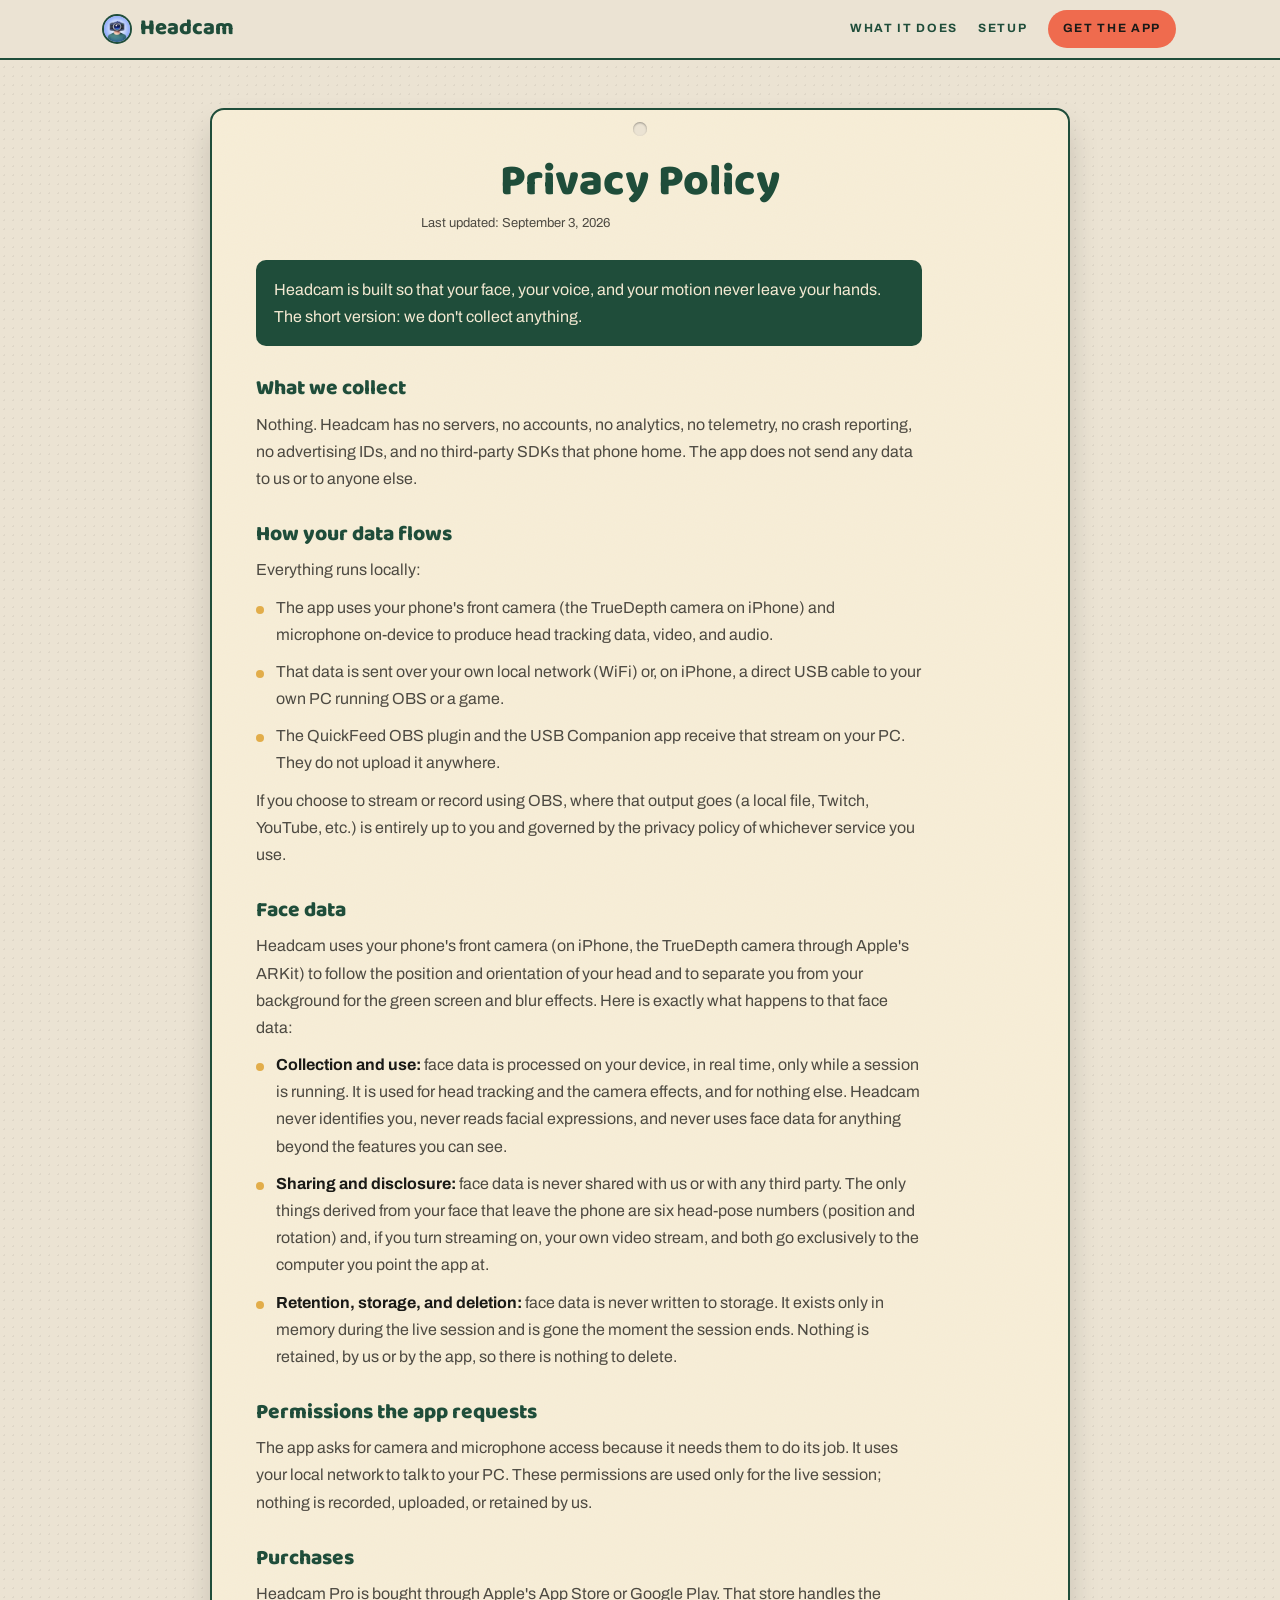
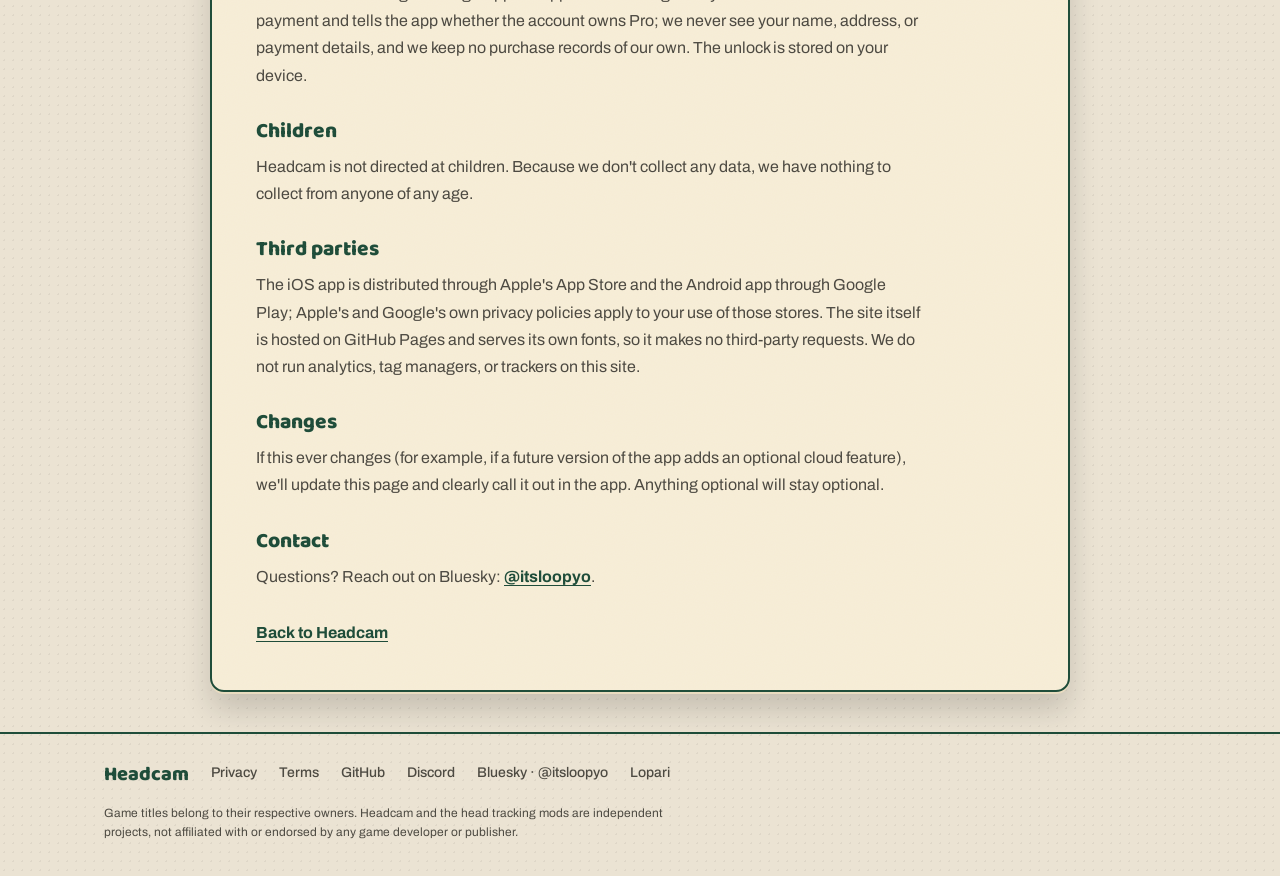
<file: privacy.html>
<!DOCTYPE html>
<html lang="en">
<head>
  <meta charset="UTF-8">
  <meta name="viewport" content="width=device-width, initial-scale=1.0">
  <title>Privacy Policy - Headcam</title>
  <meta name="description" content="Headcam collects nothing. Tracking, video and audio stay on your phone and your own network.">
  <meta name="theme-color" content="#1f4d3a">
  <link rel="icon" type="image/x-icon" href="favicon.ico">
  <link rel="icon" type="image/png" sizes="32x32" href="assets/images/favicon-32x32.png">
  <link rel="icon" type="image/png" sizes="16x16" href="assets/images/favicon-16x16.png">
  <link rel="apple-touch-icon" sizes="180x180" href="assets/images/apple-touch-icon.png">
  <link rel="preload" href="fonts/baloo2-latin-var.woff2" as="font" type="font/woff2" crossorigin>
  <link rel="preload" href="fonts/archivo-latin-var.woff2" as="font" type="font/woff2" crossorigin>
  <link rel="stylesheet" href="css/style.css?v=4">
</head>
<body>

<a class="skip-link" href="#main">Skip to content</a>

<header class="strip">
  <div class="strip-row">
    <a href="index.html" class="brand"><img src="assets/images/app-icon.png" alt="" width="26" height="26">Headcam</a>
    <nav aria-label="Primary">
      <a href="index.html#does">What it does</a>
      <a href="index.html#setup">Setup</a>
      <a href="index.html#set" class="collect">Get the app</a>
    </nav>
  </div>
</header>

<main id="main" class="legal-page">
  <div class="wrap">
    <article class="legal-card">
      <h1>Privacy Policy</h1>
      <p class="updated">Last updated: September 3, 2026</p>

      <p class="intro">Headcam is built so that your face, your voice, and your motion never leave your hands. The short version: we don't collect anything.</p>

      <h2>What we collect</h2>
      <p>Nothing. Headcam has no servers, no accounts, no analytics, no telemetry, no crash reporting, no advertising IDs, and no third-party SDKs that phone home. The app does not send any data to us or to anyone else.</p>

      <h2>How your data flows</h2>
      <p>Everything runs locally:</p>
      <ul>
        <li>The app uses your phone's front camera (the TrueDepth camera on iPhone) and microphone on-device to produce head tracking data, video, and audio.</li>
        <li>That data is sent over your own local network (WiFi) or, on iPhone, a direct USB cable to your own PC running OBS or a game.</li>
        <li>The QuickFeed OBS plugin and the USB Companion app receive that stream on your PC. They do not upload it anywhere.</li>
      </ul>
      <p>If you choose to stream or record using OBS, where that output goes (a local file, Twitch, YouTube, etc.) is entirely up to you and governed by the privacy policy of whichever service you use.</p>

      <h2>Face data</h2>
      <p>Headcam uses your phone's front camera (on iPhone, the TrueDepth camera through Apple's ARKit) to follow the position and orientation of your head and to separate you from your background for the green screen and blur effects. Here is exactly what happens to that face data:</p>
      <ul>
        <li><b>Collection and use:</b> face data is processed on your device, in real time, only while a session is running. It is used for head tracking and the camera effects, and for nothing else. Headcam never identifies you, never reads facial expressions, and never uses face data for anything beyond the features you can see.</li>
        <li><b>Sharing and disclosure:</b> face data is never shared with us or with any third party. The only things derived from your face that leave the phone are six head-pose numbers (position and rotation) and, if you turn streaming on, your own video stream, and both go exclusively to the computer you point the app at.</li>
        <li><b>Retention, storage, and deletion:</b> face data is never written to storage. It exists only in memory during the live session and is gone the moment the session ends. Nothing is retained, by us or by the app, so there is nothing to delete.</li>
      </ul>

      <h2>Permissions the app requests</h2>
      <p>The app asks for camera and microphone access because it needs them to do its job. It uses your local network to talk to your PC. These permissions are used only for the live session; nothing is recorded, uploaded, or retained by us.</p>

      <h2>Purchases</h2>
      <p>Headcam Pro is bought through Apple's App Store or Google Play. That store handles the payment and tells the app whether the account owns Pro; we never see your name, address, or payment details, and we keep no purchase records of our own. The unlock is stored on your device.</p>

      <h2>Children</h2>
      <p>Headcam is not directed at children. Because we don't collect any data, we have nothing to collect from anyone of any age.</p>

      <h2>Third parties</h2>
      <p>The iOS app is distributed through Apple's App Store and the Android app through Google Play; Apple's and Google's own privacy policies apply to your use of those stores. The site itself is hosted on GitHub Pages and serves its own fonts, so it makes no third-party requests. We do not run analytics, tag managers, or trackers on this site.</p>

      <h2>Changes</h2>
      <p>If this ever changes (for example, if a future version of the app adds an optional cloud feature), we'll update this page and clearly call it out in the app. Anything optional will stay optional.</p>

      <h2>Contact</h2>
      <p>Questions? Reach out on Bluesky: <a href="https://bsky.app/profile/itsloopyo.bsky.social" target="_blank" rel="noopener noreferrer">@itsloopyo</a>.</p>

      <a class="back-link" href="index.html">Back to Headcam</a>
    </article>
  </div>
</main>

<footer class="foot">
  <div class="wrap">
    <div class="foot-row">
      <b>Headcam</b>
      <a href="privacy.html">Privacy</a>
      <a href="terms.html">Terms</a>
      <a href="https://github.com/itsloopyo" target="_blank" rel="noopener noreferrer">GitHub</a>
      <a href="https://discord.com/invite/dxyZdyFNT9" target="_blank" rel="noopener noreferrer">Discord</a>
      <a href="https://bsky.app/profile/itsloopyo.bsky.social" target="_blank" rel="noopener noreferrer">Bluesky &middot; @itsloopyo</a>
      <a href="https://lopari.app" target="_blank" rel="noopener noreferrer">Lopari</a>
    </div>
    <p class="legal">Game titles belong to their respective owners. Headcam and the head tracking mods are independent projects, not affiliated with or endorsed by any game developer or publisher.</p>
  </div>
</footer>

</body>
</html>
</file>
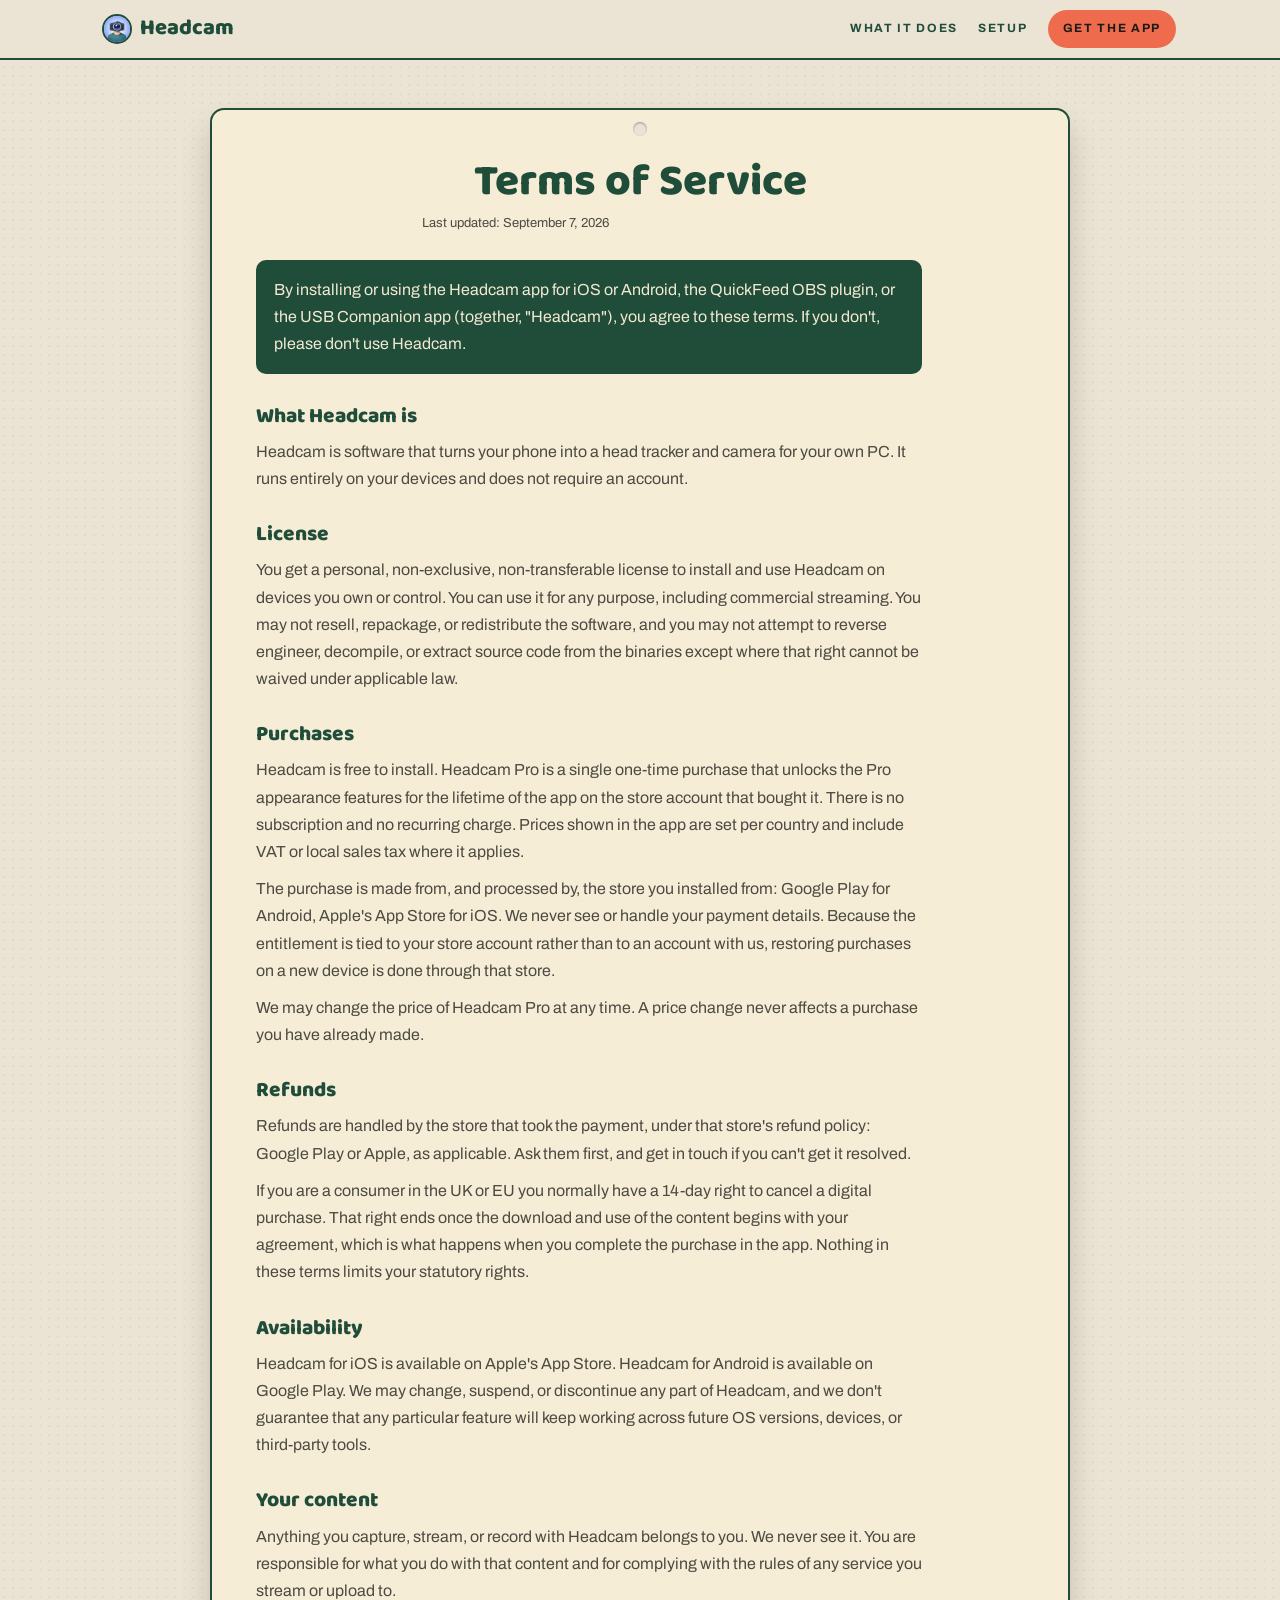
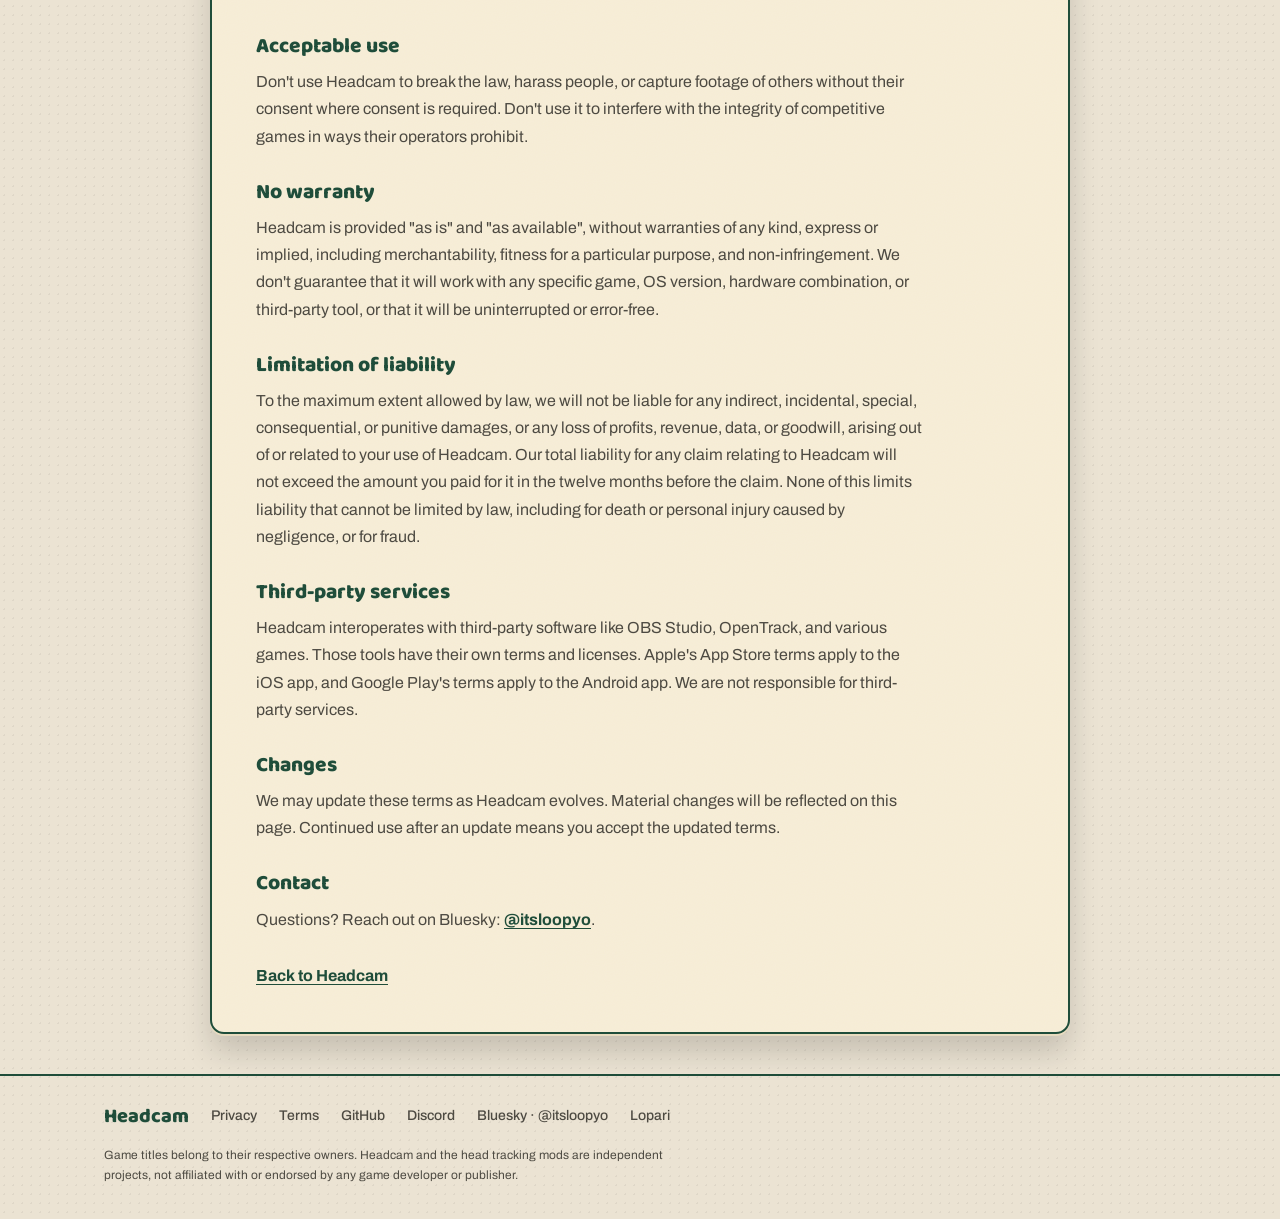
<file: terms.html>
<!DOCTYPE html>
<html lang="en">
<head>
  <meta charset="UTF-8">
  <meta name="viewport" content="width=device-width, initial-scale=1.0">
  <title>Terms of Service - Headcam</title>
  <meta name="description" content="The terms for using the Headcam app, the QuickFeed OBS plugin and the USB Companion.">
  <meta name="theme-color" content="#1f4d3a">
  <link rel="icon" type="image/x-icon" href="favicon.ico">
  <link rel="icon" type="image/png" sizes="32x32" href="assets/images/favicon-32x32.png">
  <link rel="icon" type="image/png" sizes="16x16" href="assets/images/favicon-16x16.png">
  <link rel="apple-touch-icon" sizes="180x180" href="assets/images/apple-touch-icon.png">
  <link rel="preload" href="fonts/baloo2-latin-var.woff2" as="font" type="font/woff2" crossorigin>
  <link rel="preload" href="fonts/archivo-latin-var.woff2" as="font" type="font/woff2" crossorigin>
  <link rel="stylesheet" href="css/style.css?v=4">
</head>
<body>

<a class="skip-link" href="#main">Skip to content</a>

<header class="strip">
  <div class="strip-row">
    <a href="index.html" class="brand"><img src="assets/images/app-icon.png" alt="" width="26" height="26">Headcam</a>
    <nav aria-label="Primary">
      <a href="index.html#does">What it does</a>
      <a href="index.html#setup">Setup</a>
      <a href="index.html#set" class="collect">Get the app</a>
    </nav>
  </div>
</header>

<main id="main" class="legal-page">
  <div class="wrap">
    <article class="legal-card">
      <h1>Terms of Service</h1>
      <p class="updated">Last updated: September 7, 2026</p>

      <p class="intro">By installing or using the Headcam app for iOS or Android, the QuickFeed OBS plugin, or the USB Companion app (together, "Headcam"), you agree to these terms. If you don't, please don't use Headcam.</p>

      <h2>What Headcam is</h2>
      <p>Headcam is software that turns your phone into a head tracker and camera for your own PC. It runs entirely on your devices and does not require an account.</p>

      <h2>License</h2>
      <p>You get a personal, non-exclusive, non-transferable license to install and use Headcam on devices you own or control. You can use it for any purpose, including commercial streaming. You may not resell, repackage, or redistribute the software, and you may not attempt to reverse engineer, decompile, or extract source code from the binaries except where that right cannot be waived under applicable law.</p>

      <h2>Purchases</h2>
      <p>Headcam is free to install. Headcam Pro is a single one-time purchase that unlocks the Pro appearance features for the lifetime of the app on the store account that bought it. There is no subscription and no recurring charge. Prices shown in the app are set per country and include VAT or local sales tax where it applies.</p>
      <p>The purchase is made from, and processed by, the store you installed from: Google Play for Android, Apple's App Store for iOS. We never see or handle your payment details. Because the entitlement is tied to your store account rather than to an account with us, restoring purchases on a new device is done through that store.</p>
      <p>We may change the price of Headcam Pro at any time. A price change never affects a purchase you have already made.</p>

      <h2>Refunds</h2>
      <p>Refunds are handled by the store that took the payment, under that store's refund policy: Google Play or Apple, as applicable. Ask them first, and get in touch if you can't get it resolved.</p>
      <p>If you are a consumer in the UK or EU you normally have a 14-day right to cancel a digital purchase. That right ends once the download and use of the content begins with your agreement, which is what happens when you complete the purchase in the app. Nothing in these terms limits your statutory rights.</p>

      <h2>Availability</h2>
      <p>Headcam for iOS is available on Apple's App Store. Headcam for Android is available on Google Play. We may change, suspend, or discontinue any part of Headcam, and we don't guarantee that any particular feature will keep working across future OS versions, devices, or third-party tools.</p>

      <h2>Your content</h2>
      <p>Anything you capture, stream, or record with Headcam belongs to you. We never see it. You are responsible for what you do with that content and for complying with the rules of any service you stream or upload to.</p>

      <h2>Acceptable use</h2>
      <p>Don't use Headcam to break the law, harass people, or capture footage of others without their consent where consent is required. Don't use it to interfere with the integrity of competitive games in ways their operators prohibit.</p>

      <h2>No warranty</h2>
      <p>Headcam is provided "as is" and "as available", without warranties of any kind, express or implied, including merchantability, fitness for a particular purpose, and non-infringement. We don't guarantee that it will work with any specific game, OS version, hardware combination, or third-party tool, or that it will be uninterrupted or error-free.</p>

      <h2>Limitation of liability</h2>
      <p>To the maximum extent allowed by law, we will not be liable for any indirect, incidental, special, consequential, or punitive damages, or any loss of profits, revenue, data, or goodwill, arising out of or related to your use of Headcam. Our total liability for any claim relating to Headcam will not exceed the amount you paid for it in the twelve months before the claim. None of this limits liability that cannot be limited by law, including for death or personal injury caused by negligence, or for fraud.</p>

      <h2>Third-party services</h2>
      <p>Headcam interoperates with third-party software like OBS Studio, OpenTrack, and various games. Those tools have their own terms and licenses. Apple's App Store terms apply to the iOS app, and Google Play's terms apply to the Android app. We are not responsible for third-party services.</p>

      <h2>Changes</h2>
      <p>We may update these terms as Headcam evolves. Material changes will be reflected on this page. Continued use after an update means you accept the updated terms.</p>

      <h2>Contact</h2>
      <p>Questions? Reach out on Bluesky: <a href="https://bsky.app/profile/itsloopyo.bsky.social" target="_blank" rel="noopener noreferrer">@itsloopyo</a>.</p>

      <a class="back-link" href="index.html">Back to Headcam</a>
    </article>
  </div>
</main>

<footer class="foot">
  <div class="wrap">
    <div class="foot-row">
      <b>Headcam</b>
      <a href="privacy.html">Privacy</a>
      <a href="terms.html">Terms</a>
      <a href="https://github.com/itsloopyo" target="_blank" rel="noopener noreferrer">GitHub</a>
      <a href="https://discord.com/invite/dxyZdyFNT9" target="_blank" rel="noopener noreferrer">Discord</a>
      <a href="https://bsky.app/profile/itsloopyo.bsky.social" target="_blank" rel="noopener noreferrer">Bluesky &middot; @itsloopyo</a>
      <a href="https://lopari.app" target="_blank" rel="noopener noreferrer">Lopari</a>
    </div>
    <p class="legal">Game titles belong to their respective owners. Headcam and the head tracking mods are independent projects, not affiliated with or endorsed by any game developer or publisher.</p>
  </div>
</footer>

</body>
</html>
</file>
<file: css/style.css>
/* Headcam.app - the pin card */

@font-face {
  font-family: 'Baloo 2';
  src: url('../fonts/baloo2-latin-var.woff2') format('woff2');
  font-weight: 400 800;
  font-display: swap;
}
@font-face {
  font-family: 'Archivo';
  src: url('../fonts/archivo-latin-var.woff2') format('woff2');
  font-weight: 400 700;
  font-display: swap;
}

*, *::before, *::after { margin: 0; padding: 0; box-sizing: border-box; }

:root {
  --desk: #ebe3d3;
  --desk-2: #e0d6c2;
  --card: #1f4d3a;
  --card-dk: #173b2c;
  --cream: #f3e9d2;
  --cream-2: #e9dcc0;
  --coral: #ef6b4e;
  --coral-dk: #d9573b;
  --gold: #e2ad4a;
  --ink: #1a1a17;
  --ink-2: #4d4a42;
  --rim: #b8b2a4;
  --rim-dk: #6f6a60;
  --clutch: #2a2926;
  --card-print: #19453a;
  --cream-print: #f6ecd5;
  --disp: 'Baloo 2', system-ui, sans-serif;
  --sans: 'Archivo', system-ui, sans-serif;
  --pad: 24px;
  --grain: url("data:image/svg+xml,%3Csvg xmlns='http://www.w3.org/2000/svg' width='140' height='140'%3E%3Cfilter id='g'%3E%3CfeTurbulence type='fractalNoise' baseFrequency='.9' numOctaves='2' stitchTiles='stitch'/%3E%3C/filter%3E%3Crect width='140' height='140' filter='url(%23g)' opacity='.28'/%3E%3C/svg%3E");
}

html { scroll-behavior: smooth; scroll-padding-top: 70px; }

body {
  font-family: var(--sans);
  background: var(--desk);
  background-image: radial-gradient(rgba(0, 0, 0, .05) 1px, transparent 1px);
  background-size: 9px 9px;
  color: var(--ink);
  font-size: 16px;
  line-height: 1.6;
  -webkit-font-smoothing: antialiased;
  -moz-osx-font-smoothing: grayscale;
}

img, video { display: block; max-width: 100%; height: auto; }
a { color: inherit; text-decoration: none; }
ul { list-style: none; }
::selection { background: var(--gold); color: var(--ink); }
:focus-visible { outline: 3px solid var(--coral); outline-offset: 3px; }
::-webkit-scrollbar { width: 12px; }
::-webkit-scrollbar-track { background: var(--desk-2); }
::-webkit-scrollbar-thumb { background: var(--card); border-radius: 6px; }

.wrap { width: 100%; max-width: 1120px; margin: 0 auto; padding: 0 var(--pad); }

.skip-link {
  position: absolute; top: -60px; left: 16px; z-index: 100;
  background: var(--gold); color: var(--ink); padding: 10px 14px; border-radius: 999px;
  font-family: var(--disp); font-weight: 800; font-size: 15px; transition: top .15s;
}
.skip-link:focus { top: 16px; }

/* ---- header strip ---- */
.strip {
  position: sticky; top: 0; z-index: 50;
  background: var(--desk); border-bottom: 2px solid var(--card);
}
.strip-row {
  max-width: 1120px; margin: 0 auto; padding: 0 var(--pad); height: 58px;
  display: flex; align-items: center; gap: 22px;
}
.brand {
  display: flex; align-items: center; gap: 10px; margin-right: auto;
  font-family: var(--disp); font-weight: 800; font-size: 22px; color: var(--card);
}
.brand img { width: 26px; height: 26px; border-radius: 50%; box-shadow: 0 0 0 2px var(--card); }
.strip nav { display: flex; gap: 20px; align-items: center; }
.strip nav a { font-size: 12px; font-weight: 700; letter-spacing: .14em; text-transform: uppercase; color: var(--card); }
.strip nav a:hover { color: var(--coral-dk); }
.strip nav .collect { background: var(--coral); color: var(--ink); padding: 9px 15px; border-radius: 999px; }
.strip nav .collect:hover { background: var(--coral-dk); color: var(--ink); }

/* ---- the card ---- */
.pcard {
  background: var(--card-print) var(--grain); background-blend-mode: soft-light; color: var(--cream);
  border-radius: 14px; padding: 26px 30px 30px; position: relative;
  box-shadow: 0 2px 0 var(--card-dk), 0 18px 30px rgba(0, 0, 0, .22);
}
.pcard::before {
  content: ''; position: absolute; top: 12px; left: 50%; transform: translateX(-50%);
  width: 14px; height: 14px; border-radius: 50%; background: var(--desk);
  box-shadow: inset 0 1px 2px rgba(0, 0, 0, .4);
}
.pcard .rule {
  position: absolute; inset: 10px; border: 2px solid var(--gold); border-radius: 8px;
  pointer-events: none; opacity: .7;
}
.btn {
  display: inline-block; font-family: var(--disp); font-weight: 800; font-size: 17px;
  padding: 11px 20px; border-radius: 999px; background: var(--coral); color: var(--ink);
}
.btn:hover { background: var(--coral-dk); }
.btn.alt { background: var(--cream); color: var(--card); }
.btn.alt:hover { background: #fff; }
.btn.store { min-width: 152px; border-radius: 14px; line-height: 1.2; padding: 12px 22px; font-size: 22px; }
.btn.store span { display: block; margin-bottom: 3px; font-family: var(--sans); font-size: 11px; font-weight: 500; }
.fine {
  font-size: 11px; font-weight: 700; letter-spacing: .16em; text-transform: uppercase; color: var(--gold);
}

/* ---- hero ---- */
.hero { padding: 24px 0 30px; }
.release-note {
  display: flex; align-items: center; justify-content: center; gap: 12px 18px;
  margin-bottom: 26px; padding: 13px 20px; border: 1px solid var(--card);
  border-radius: 12px; background: var(--cream-print); color: var(--card); font-size: 14px;
}
.release-label {
  flex-shrink: 0; padding: 3px 9px; border-radius: 5px; background: var(--card); color: var(--cream);
  font-size: 10px; font-weight: 700; letter-spacing: .1em; text-transform: uppercase;
}
.release-link { font-weight: 700; text-decoration: underline; text-underline-offset: 4px; }
.release-note:hover .release-link { text-decoration-thickness: 2px; }
.hero-grid { display: grid; grid-template-columns: 480px minmax(0, 1fr); gap: 30px; align-items: start; }
.pcard.main {
  text-align: center; padding-top: 30px;
  transform-origin: 50% -20px; animation: swing 1.4s cubic-bezier(.2, .8, .2, 1) both;
}
@keyframes swing {
  0% { transform: rotate(-2.4deg); }
  55% { transform: rotate(.9deg); }
  100% { transform: none; }
}
.pin {
  width: 112px; height: 112px; border-radius: 50%; margin: 22px auto 0; position: relative;
  background: var(--cream);
  box-shadow: 0 0 0 6px var(--rim), 0 0 0 8px var(--rim-dk), 0 10px 18px rgba(0, 0, 0, .35);
  transition: transform .25s;
}
.pin img { width: 112px; height: 112px; border-radius: 50%; }
.pin::after {
  content: ''; position: absolute; left: 50%; bottom: -18px; transform: translateX(-50%);
  width: 22px; height: 12px; border-radius: 0 0 11px 11px; background: var(--clutch);
}
.pin:hover { transform: rotate(-6deg) scale(1.03); }
.pcard.main h1 {
  margin-top: 30px; font-family: var(--disp); font-weight: 800;
  font-size: clamp(34px, 4.2vw, 50px); line-height: 1; letter-spacing: -.01em; text-wrap: balance;
}
.pcard.main .lead { margin-top: 12px; color: var(--cream-2); max-width: 34ch; margin-left: auto; margin-right: auto; }
.btns { display: flex; justify-content: center; gap: 10px; flex-wrap: wrap; margin-top: 22px; }
.pcard.main .fine { margin-top: 14px; }
.specs {
  margin-top: 22px; padding-top: 14px; border-top: 1px solid rgba(243, 233, 210, .25);
  display: grid; grid-template-columns: repeat(3, 1fr); gap: 8px; text-align: center;
}
.specs b { display: block; font-family: var(--disp); font-weight: 800; font-size: 26px; line-height: 1; }
.specs span { font-size: 10px; font-weight: 700; letter-spacing: .16em; text-transform: uppercase; color: var(--gold); }

.pcard.wild { padding: 22px 22px 20px; }
.pcard.wild video { margin-top: 14px; width: 100%; border-radius: 8px; background: #000; border: 4px solid var(--cream); }
.pcard.wild figcaption { margin-top: 12px; font-size: 14px; color: var(--cream-2); text-align: center; }
.wild-copy { margin-top: 26px; padding: 0 8px; }
.wild-copy .eyebrow { margin: 0 0 10px; font-size: 11px; font-weight: 700; letter-spacing: .12em; text-transform: uppercase; color: var(--card); }
.wild-copy h2 { font-family: var(--disp); font-weight: 800; font-size: clamp(26px, 3vw, 34px); line-height: 1.05; color: var(--card); }
.wild-copy p { margin-top: 10px; color: var(--ink-2); max-width: 52ch; }
.text-link { display: inline-block; margin-top: 16px; padding: 5px 0; color: var(--card); font-size: 14px; font-weight: 700; text-decoration: underline; text-underline-offset: 4px; }
.text-link:hover { text-decoration-thickness: 2px; }

/* ---- section heads ---- */
.sec { padding: 34px 0 20px; }
.sec h2 { font-family: var(--disp); font-weight: 800; font-size: clamp(30px, 4vw, 44px); line-height: 1; color: var(--card); }
.sec .sub { margin-top: 6px; color: var(--ink-2); max-width: 60ch; }

/* ---- the set ---- */
.set-grid { display: grid; grid-template-columns: repeat(2, minmax(0, 1fr)); gap: 18px; margin-top: 22px; }
.extras-heading { margin-top: 34px; font-family: var(--disp); font-size: 26px; line-height: 1.15; color: var(--card); }
.mini {
  background: var(--card-print) var(--grain); background-blend-mode: soft-light; color: var(--cream); border-radius: 12px; padding: 20px 18px 18px;
  text-align: center; position: relative; display: flex; flex-direction: column; gap: 8px;
  box-shadow: 0 2px 0 var(--card-dk), 0 12px 22px rgba(0, 0, 0, .18);
}
.mini::before {
  content: ''; position: absolute; top: 9px; left: 50%; transform: translateX(-50%);
  width: 10px; height: 10px; border-radius: 50%; background: var(--desk);
  box-shadow: inset 0 1px 2px rgba(0, 0, 0, .4);
}
.badge {
  width: 64px; height: 64px; border-radius: 50%; margin: 14px auto 4px;
  background: var(--cream); color: var(--card);
  display: flex; align-items: center; justify-content: center;
  font-family: var(--disp); font-weight: 800; font-size: 22px;
  box-shadow: 0 0 0 4px var(--rim), 0 0 0 6px var(--rim-dk), 0 6px 12px rgba(0, 0, 0, .35);
}
.badge img { width: 64px; height: 64px; border-radius: 50%; }
.mini h3 { font-family: var(--disp); font-weight: 800; font-size: 19px; line-height: 1.05; }
.mini p { font-size: 13.5px; color: var(--cream-2); }
.mini .desc { flex: 1; }
.mini .ver { font-size: 10px; font-weight: 700; letter-spacing: .16em; text-transform: uppercase; color: var(--gold); }
.mini .go { display: flex; justify-content: center; gap: 6px; flex-wrap: wrap; }
.mini .go a { display: inline-flex; align-items: center; justify-content: center; min-height: 44px; font-size: 12px; font-weight: 700; background: var(--cream); color: var(--card); padding: 10px 16px; border-radius: 999px; }
.mini .go a:hover { background: #fff; }
.mini.coral { padding: 24px 26px; background: var(--coral) var(--grain); color: var(--ink); box-shadow: 0 2px 0 var(--coral-dk), 0 12px 22px rgba(0, 0, 0, .18); }
.mini.coral h3 { margin-top: 6px; font-size: 25px; }
.mini.coral .desc { max-width: 38ch; margin: 0 auto 8px; font-size: 14.5px; }
.mini.coral .go a { min-width: 152px; font-size: 14px; }
.extras .desc { max-width: 48ch; margin: 0 auto 8px; }
.mini.coral p, .mini.coral .ver { color: var(--ink); }
.mini.coral .go a { background: var(--ink); color: var(--cream); }
.mini.coral .go a:hover { background: var(--card); }
.mini details { text-align: left; font-size: 12.5px; color: var(--cream-2); }
.mini summary { min-height: 44px; cursor: pointer; font-weight: 700; color: var(--cream); text-align: center; font-size: 12px; list-style: none; display: flex; align-items: center; justify-content: center; gap: 6px; }
.mini summary::-webkit-details-marker { display: none; }
.mini summary::before {
  content: ''; width: 9px; height: 9px; background: var(--gold);
  mask: url("data:image/svg+xml,%3Csvg xmlns='http://www.w3.org/2000/svg' viewBox='0 0 10 10'%3E%3Cpath d='M3 1l4 4-4 4' fill='none' stroke='%23000' stroke-width='1.8' stroke-linecap='round' stroke-linejoin='round'/%3E%3C/svg%3E") center / contain no-repeat;
  -webkit-mask: url("data:image/svg+xml,%3Csvg xmlns='http://www.w3.org/2000/svg' viewBox='0 0 10 10'%3E%3Cpath d='M3 1l4 4-4 4' fill='none' stroke='%23000' stroke-width='1.8' stroke-linecap='round' stroke-linejoin='round'/%3E%3C/svg%3E") center / contain no-repeat;
  transition: transform .16s;
}
.mini details[open] summary::before { transform: rotate(90deg); }
.mini pre {
  margin-top: 8px; background: var(--card-dk); color: var(--cream); border-radius: 6px;
  padding: 10px; font-size: 11px; line-height: 1.5; overflow-x: auto;
}
.mini code { font-family: ui-monospace, 'Cascadia Mono', Consolas, monospace; }

/* ---- card back ---- */
.backcard {
  margin-top: 22px; background: var(--cream-print) var(--grain); background-blend-mode: soft-light; color: var(--ink);
  border-radius: 14px; padding: 30px 34px 32px; position: relative;
  border: 2px solid var(--card);
  box-shadow: 0 2px 0 var(--cream-2), 0 18px 30px rgba(0, 0, 0, .16);
}
.backcard::before {
  content: ''; position: absolute; top: 12px; left: 50%; transform: translateX(-50%);
  width: 14px; height: 14px; border-radius: 50%; background: var(--desk);
  box-shadow: inset 0 1px 2px rgba(0, 0, 0, .35);
}
.backcard h2 { text-align: center; margin-top: 10px; font-family: var(--disp); font-weight: 800; font-size: clamp(30px, 4vw, 44px); line-height: 1; color: var(--card); }
.back-grid { columns: 2; column-gap: 34px; margin-top: 22px; }
.bl {
  break-inside: avoid; padding: 14px 0; border-bottom: 1px solid var(--cream-2);
  display: grid; grid-template-columns: 34px minmax(0, 1fr); gap: 10px; align-items: start;
}
.bl i {
  width: 26px; height: 26px; border-radius: 50%; background: var(--card);
  display: flex; align-items: center; justify-content: center; margin-top: 2px;
}
.bl i svg { width: 14px; height: 14px; }
.bl h3 { font-family: var(--disp); font-weight: 800; font-size: 17px; line-height: 1.1; color: var(--card); }
.bl p { font-size: 14.5px; color: var(--ink-2); margin-top: 2px; }
.bl p b { color: var(--ink); font-weight: 700; }
.bl p a { color: var(--card); font-weight: 700; text-decoration: underline; text-underline-offset: 3px; }

/* ---- steps ---- */
.steps-grid { display: grid; grid-template-columns: repeat(3, minmax(0, 1fr)); gap: 18px; margin-top: 22px; }
.stp { display: grid; grid-template-columns: 58px minmax(0, 1fr); gap: 14px; align-items: start; }
.stp b {
  width: 58px; height: 58px; border-radius: 50%; background: var(--coral); color: var(--ink);
  display: flex; align-items: center; justify-content: center;
  font-family: var(--disp); font-weight: 800; font-size: 26px;
  box-shadow: 0 0 0 4px var(--rim), 0 0 0 6px var(--rim-dk), 0 6px 12px rgba(0, 0, 0, .25);
}
.stp h3 { font-family: var(--disp); font-weight: 800; font-size: 19px; color: var(--card); line-height: 1.1; }
.stp p { font-size: 14.5px; color: var(--ink-2); margin-top: 3px; }
.stp p a, .sub a { color: var(--card); font-weight: 700; text-decoration: underline; text-underline-offset: 3px; }
.stp.opt { margin: 30px auto 0; max-width: 520px; }
.stp.opt b { background: var(--card); color: var(--cream); }

/* ---- close ---- */
.close { padding: 44px 0 56px; }
.close .pcard { text-align: center; padding: 50px 30px 44px; }
.close h2 { font-family: var(--disp); font-weight: 800; font-size: clamp(32px, 5vw, 56px); line-height: 1; max-width: 14ch; margin: 0 auto; text-wrap: balance; }
.close .fine { margin-top: 16px; }

/* ---- footer ---- */
.foot { border-top: 2px solid var(--card); padding: 24px 0 34px; font-size: 14px; color: var(--ink-2); }
.foot-row { display: flex; flex-wrap: wrap; gap: 10px 22px; align-items: center; font-weight: 500; }
.foot-row b { font-family: var(--disp); font-weight: 800; font-size: 20px; color: var(--card); }
.foot a:hover { color: var(--coral-dk); }
.foot .legal { margin-top: 14px; max-width: 82ch; font-size: 12px; }

/* ---- legal pages: the back of a bigger card ---- */
.legal-page { padding: 48px 0 40px; }
.legal-card {
  background: var(--cream-print) var(--grain); background-blend-mode: soft-light; color: var(--ink); border-radius: 14px; padding: 40px 44px 44px;
  position: relative; border: 2px solid var(--card); max-width: 860px; margin: 0 auto;
  box-shadow: 0 2px 0 var(--cream-2), 0 18px 30px rgba(0, 0, 0, .16);
}
.legal-card::before {
  content: ''; position: absolute; top: 12px; left: 50%; transform: translateX(-50%);
  width: 14px; height: 14px; border-radius: 50%; background: var(--desk);
  box-shadow: inset 0 1px 2px rgba(0, 0, 0, .35);
}
.legal-card h1 { margin-top: 10px; text-align: center; font-family: var(--disp); font-weight: 800; font-size: clamp(30px, 4vw, 44px); line-height: 1; color: var(--card); }
.legal-card .updated { text-align: center; margin-top: 8px; font-size: 13px; color: var(--ink-2); }
.legal-card .intro { margin-top: 26px; padding: 16px 18px; background: var(--card); color: var(--cream); border-radius: 10px; }
.legal-card h2 { margin-top: 30px; font-family: var(--disp); font-weight: 800; font-size: 21px; line-height: 1.15; color: var(--card); }
.legal-card p, .legal-card li { margin-top: 10px; line-height: 1.7; color: var(--ink-2); max-width: 74ch; }
.legal-card ul { list-style: none; padding-left: 0; }
.legal-card li { padding-left: 20px; position: relative; }
.legal-card li::before { content: ''; position: absolute; left: 0; top: 12px; width: 8px; height: 8px; border-radius: 50%; background: var(--gold); }
.legal-card li b { color: var(--ink); }
.legal-card a { color: var(--card); font-weight: 700; text-decoration: underline; text-underline-offset: 3px; }
.legal-card .back-link { display: inline-block; margin-top: 30px; }

/* ---- responsive ---- */
@media (max-width: 960px) {
  .hero-grid { grid-template-columns: 1fr; }
  .back-grid { columns: 1; }
  .steps-grid { grid-template-columns: 1fr; }
}
@media (max-width: 820px) {
  .strip nav a:not(.collect) { display: none; }
}
@media (max-width: 560px) {
  :root { --pad: 14px; }
  .hero { padding-top: 16px; }
  .release-note { flex-wrap: wrap; gap: 6px 10px; padding: 12px; font-size: 12px; }
  .release-link { flex-basis: 100%; text-align: center; }
  .set-grid { grid-template-columns: minmax(0, 1fr); }
  .pcard.main { padding: 26px 18px 24px; }
  .btns { gap: 8px; }
  .btn.store { min-width: 0; flex: 1; max-width: 180px; padding: 12px 10px; font-size: clamp(18px, 5vw, 20px); white-space: nowrap; }
  .backcard { padding: 26px 18px; }
  .legal-card { padding: 32px 18px 34px; }
  .close .pcard { padding: 44px 18px 38px; }
}

@media (prefers-reduced-motion: reduce) {
  html { scroll-behavior: auto; }
  .pcard.main { animation: none; }
  .pin { transition: none; }
  .pin:hover { transform: none; }
}
</file>
